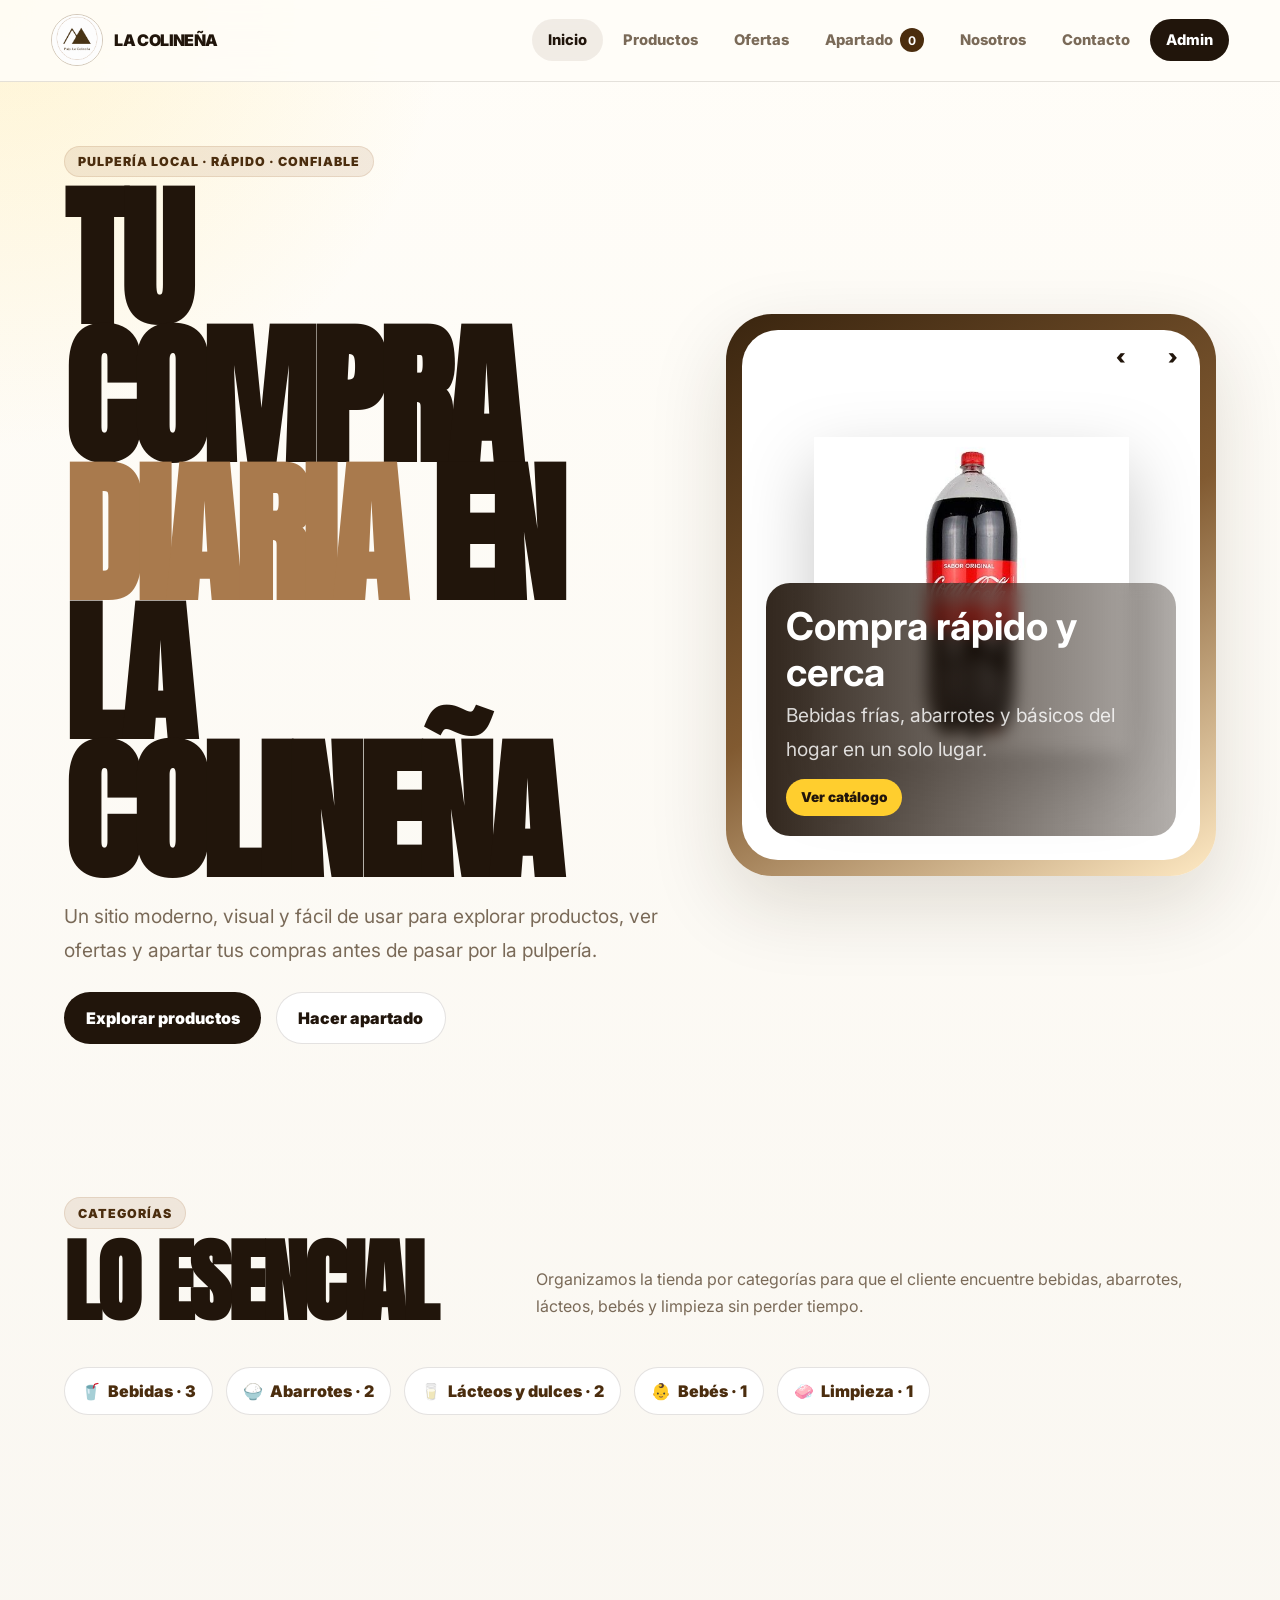
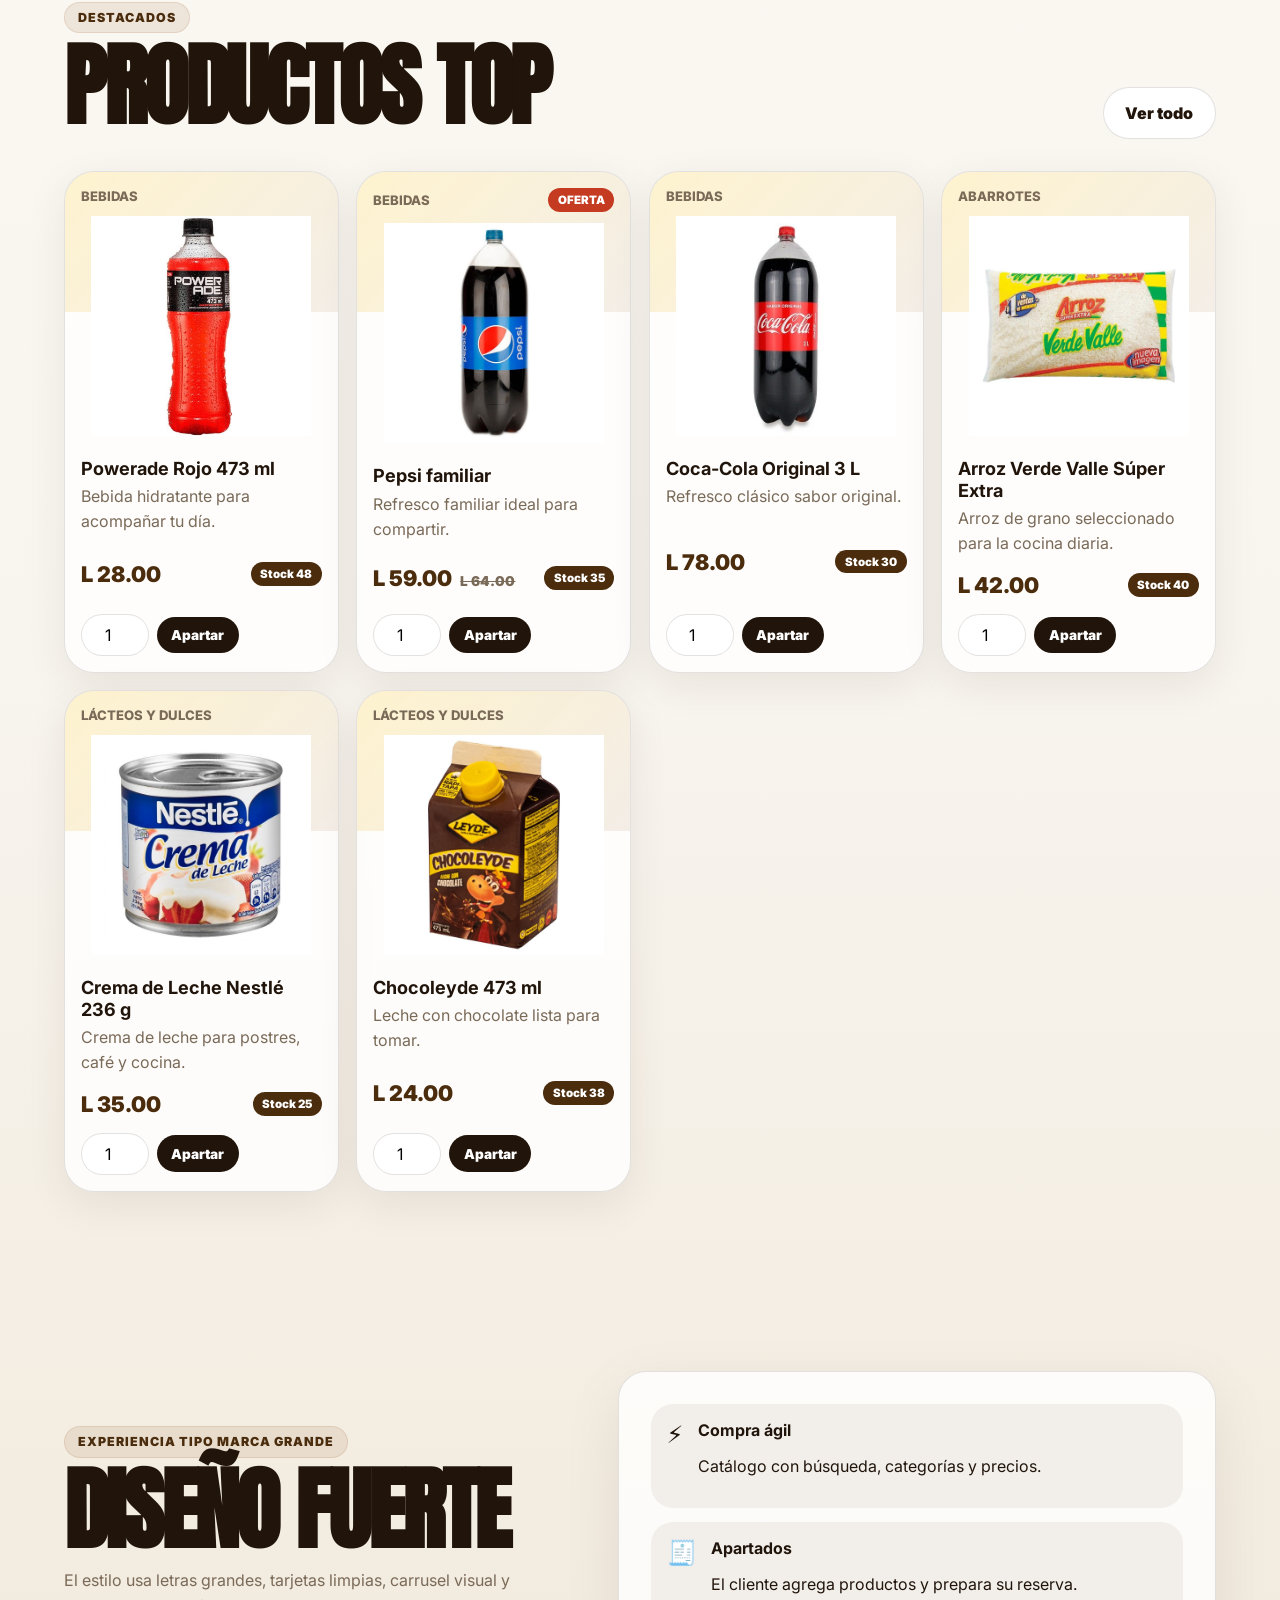
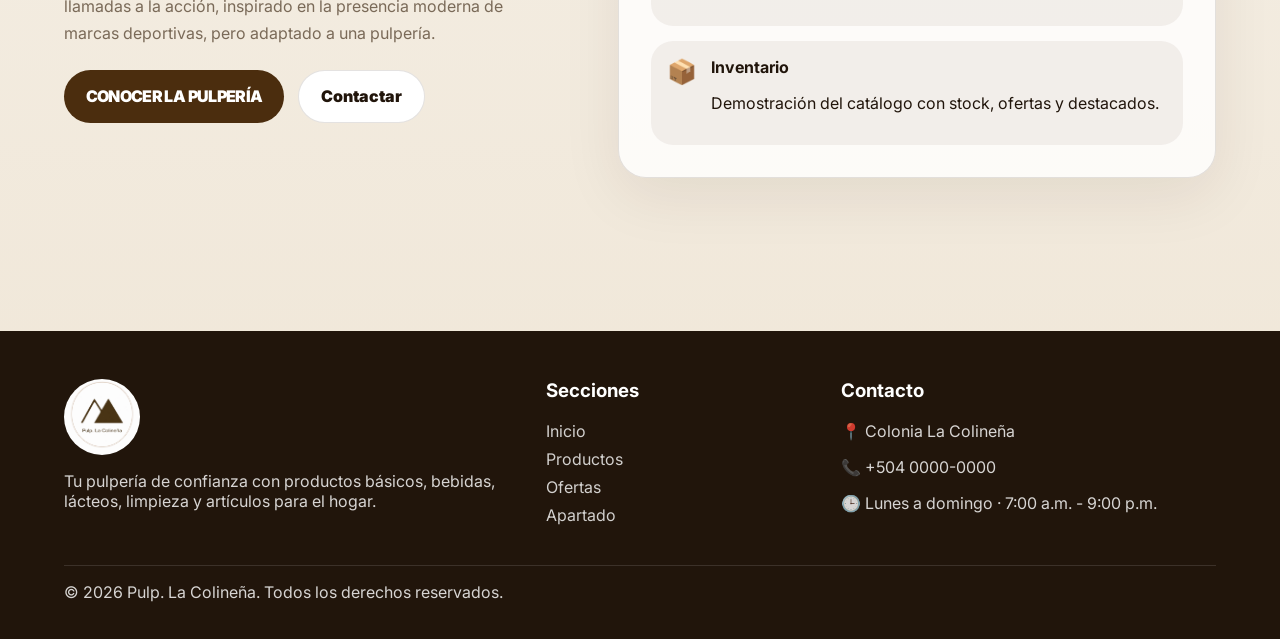
<file: index.html>
<!doctype html>
<html lang="es">
<head>
<meta charset="utf-8">
<meta name="viewport" content="width=device-width, initial-scale=1">
<title>Inicio | Pulp. La Colineña</title>
<meta name="description" content="Sitio web para la pulpería La Colineña: productos, ofertas, apartado y contacto.">
<link rel="preconnect" href="https://fonts.googleapis.com">
<link rel="preconnect" href="https://fonts.gstatic.com" crossorigin>
<link href="https://fonts.googleapis.com/css2?family=Anton&family=Inter:wght@400;600;700;800;900&display=swap" rel="stylesheet">
<link rel="stylesheet" href="assets/css/styles.css">
</head>
<body data-page="index">
<header class="site-header" id="top">
<a class="brand" href="index.html" aria-label="Inicio La Colineña"><img src="assets/img/logo.jpeg" alt="Logo Pulp. La Colineña"><span>La Colineña</span></a>
<button class="menu-toggle" type="button" aria-label="Abrir menú" data-menu-toggle><span></span><span></span><span></span></button>
<nav class="main-nav" data-menu>
<a class="active" href="index.html">Inicio</a>
<a class="" href="productos.html">Productos</a>
<a class="" href="ofertas.html">Ofertas</a>
<a class=" cart-link" href="apartado.html">Apartado <b data-cart-count>0</b></a>
<a class="" href="nosotros.html">Nosotros</a>
<a class="" href="contacto.html">Contacto</a>
<a class="admin-pill" href="admin.html">Admin</a>
</nav>
</header>
<main>
<section class="hero">
<div class="hero-copy"><span class="eyebrow">Pulpería local · rápido · confiable</span><h1>Tu compra <span>diaria</span> en La Colineña</h1><p>Un sitio moderno, visual y fácil de usar para explorar productos, ver ofertas y apartar tus compras antes de pasar por la pulpería.</p><div class="cta-row"><a class="btn" href="productos.html">Explorar productos</a><a class="btn light" href="apartado.html">Hacer apartado</a></div></div>
<div class="carousel-wrap" aria-label="Carrusel de productos"><div class="carousel-controls"><button type="button" data-prev aria-label="Anterior">‹</button><button type="button" data-next aria-label="Siguiente">›</button></div><div class="carousel">
<article class="slide active"><img src="assets/img/products/coca_cola.jpeg" alt="Coca-Cola"><div class="slide-content"><h2>Compra rápido y cerca</h2><p>Bebidas frías, abarrotes y básicos del hogar en un solo lugar.</p><a class="btn yellow small" href="productos.html">Ver catálogo</a></div></article>
<article class="slide"><img src="assets/img/products/azucar_zulka.jpeg" alt="Azúcar Zulka"><div class="slide-content"><h2>Ofertas de la semana</h2><p>Aprovecha precios especiales en productos seleccionados.</p><a class="btn yellow small" href="ofertas.html">Ver ofertas</a></div></article>
<article class="slide"><img src="assets/img/products/arroz_verde_valle.jpeg" alt="Arroz Verde Valle"><div class="slide-content"><h2>Haz tu apartado</h2><p>Reserva tus productos y pasa por ellos cuando estén listos.</p><a class="btn yellow small" href="apartado.html">Apartar ahora</a></div></article>
</div></div></section>
<section class="section"><div class="section-head"><div><span class="eyebrow">Categorías</span><h2 class="section-title">Lo esencial</h2></div><p class="section-subtitle">Organizamos la tienda por categorías para que el cliente encuentre bebidas, abarrotes, lácteos, bebés y limpieza sin perder tiempo.</p></div><div class="category-strip"><a class="category-chip" href="productos.html?categoria=bebidas"><span>🥤</span> Bebidas · 3</a><a class="category-chip" href="productos.html?categoria=abarrotes"><span>🍚</span> Abarrotes · 2</a><a class="category-chip" href="productos.html?categoria=lacteos-dulces"><span>🥛</span> Lácteos y dulces · 2</a><a class="category-chip" href="productos.html?categoria=bebes"><span>👶</span> Bebés · 1</a><a class="category-chip" href="productos.html?categoria=limpieza"><span>🧼</span> Limpieza · 1</a></div></section>
<section class="section"><div class="section-head"><div><span class="eyebrow">Destacados</span><h2 class="section-title">Productos top</h2></div><a class="btn light" href="productos.html">Ver todo</a></div><div class="grid" id="featured-grid"></div></section>
<section class="section split"><div><span class="eyebrow">Experiencia tipo marca grande</span><h2 class="section-title">Diseño fuerte</h2><p class="section-subtitle">El estilo usa letras grandes, tarjetas limpias, carrusel visual y llamadas a la acción, inspirado en la presencia moderna de marcas deportivas, pero adaptado a una pulpería.</p><div class="cta-row"><a class="btn brand" href="nosotros.html">Conocer la pulpería</a><a class="btn light" href="contacto.html">Contactar</a></div></div><div class="panel feature-list"><div class="feature"><span>⚡</span><div><strong>Compra ágil</strong><p>Catálogo con búsqueda, categorías y precios.</p></div></div><div class="feature"><span>🧾</span><div><strong>Apartados</strong><p>El cliente agrega productos y prepara su reserva.</p></div></div><div class="feature"><span>📦</span><div><strong>Inventario</strong><p>Demostración del catálogo con stock, ofertas y destacados.</p></div></div></div></section>
</main>
<footer class="footer">
<section class="footer-grid">
<div><img src="assets/img/logo.jpeg" alt="Logo La Colineña" class="footer-logo"><p>Tu pulpería de confianza con productos básicos, bebidas, lácteos, limpieza y artículos para el hogar.</p></div>
<div><h3>Secciones</h3><a href="index.html">Inicio</a><a href="productos.html">Productos</a><a href="ofertas.html">Ofertas</a><a href="apartado.html">Apartado</a></div>
<div><h3>Contacto</h3><p>📍 Colonia La Colineña</p><p>📞 +504 0000-0000</p><p>🕒 Lunes a domingo · 7:00 a.m. - 9:00 p.m.</p></div>
</section>
<p class="copyright">© 2026 Pulp. La Colineña. Todos los derechos reservados.</p>
</footer>
<script src="assets/js/data.js"></script>
<script src="assets/js/site.js"></script>
</body></html>
</file>
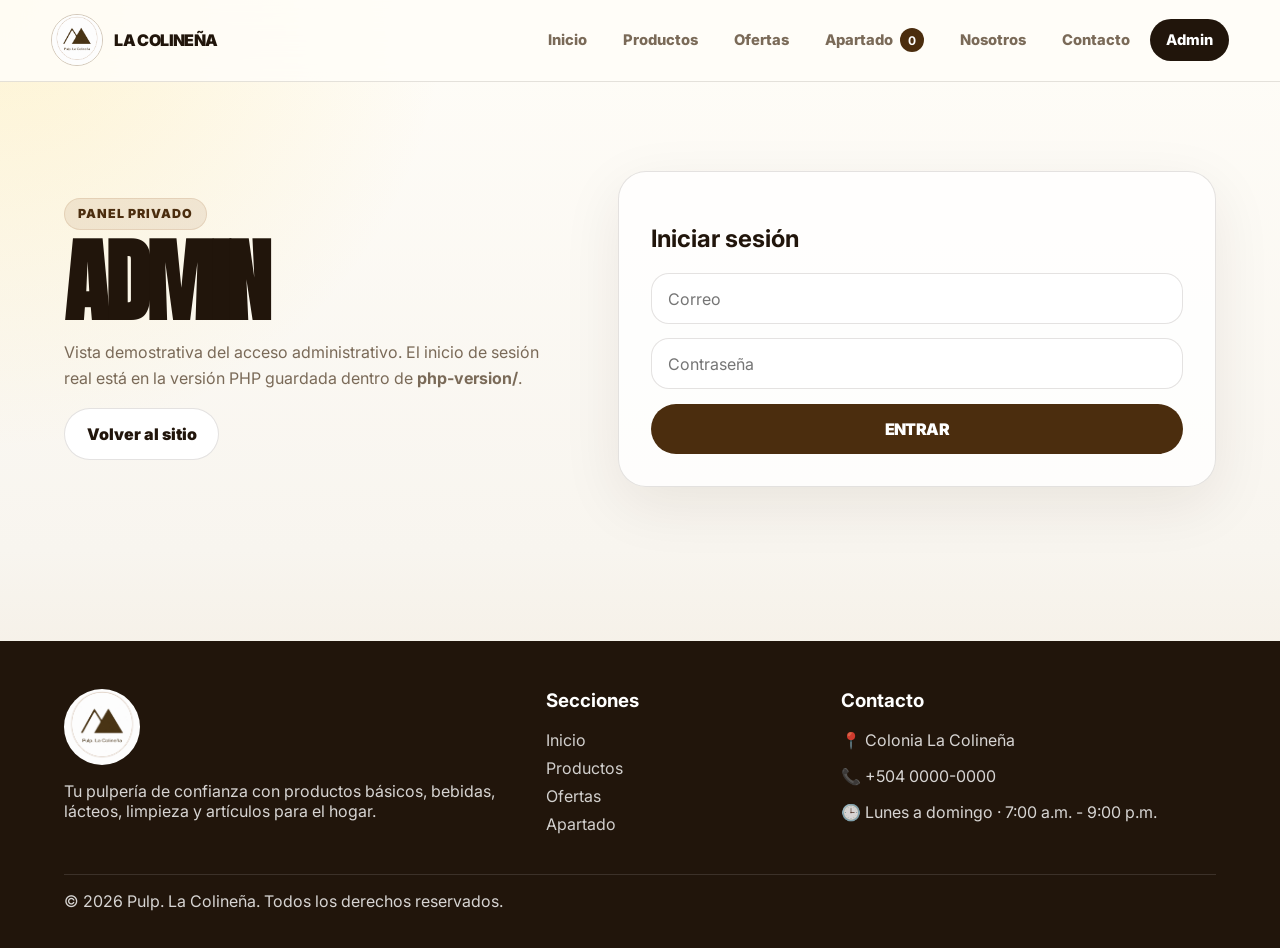
<file: admin.html>
<!doctype html>
<html lang="es">
<head>
<meta charset="utf-8">
<meta name="viewport" content="width=device-width, initial-scale=1">
<title>Admin | Pulp. La Colineña</title>
<meta name="description" content="Sitio web para la pulpería La Colineña: productos, ofertas, apartado y contacto.">
<link rel="preconnect" href="https://fonts.googleapis.com">
<link rel="preconnect" href="https://fonts.gstatic.com" crossorigin>
<link href="https://fonts.googleapis.com/css2?family=Anton&family=Inter:wght@400;600;700;800;900&display=swap" rel="stylesheet">
<link rel="stylesheet" href="assets/css/styles.css">
</head>
<body data-page="">
<header class="site-header" id="top">
<a class="brand" href="index.html" aria-label="Inicio La Colineña"><img src="assets/img/logo.jpeg" alt="Logo Pulp. La Colineña"><span>La Colineña</span></a>
<button class="menu-toggle" type="button" aria-label="Abrir menú" data-menu-toggle><span></span><span></span><span></span></button>
<nav class="main-nav" data-menu>
<a class="" href="index.html">Inicio</a>
<a class="" href="productos.html">Productos</a>
<a class="" href="ofertas.html">Ofertas</a>
<a class=" cart-link" href="apartado.html">Apartado <b data-cart-count>0</b></a>
<a class="" href="nosotros.html">Nosotros</a>
<a class="" href="contacto.html">Contacto</a>
<a class="admin-pill" href="admin.html">Admin</a>
</nav>
</header>
<main>
<section class="section split"><div><span class="eyebrow">Panel privado</span><h1 class="section-title">Admin</h1><p class="section-subtitle">Vista demostrativa del acceso administrativo. El inicio de sesión real está en la versión PHP guardada dentro de <strong>php-version/</strong>.</p><a class="btn light" href="index.html">Volver al sitio</a></div><div class="panel"><h2>Iniciar sesión</h2><div class="notice" id="admin-notice" hidden></div><form class="form-grid" id="admin-demo-form"><input class="input full" type="email" placeholder="Correo" required><input class="input full" type="password" placeholder="Contraseña" required><button class="btn brand full" type="submit">Entrar</button></form></div></section>
</main>
<footer class="footer">
<section class="footer-grid">
<div><img src="assets/img/logo.jpeg" alt="Logo La Colineña" class="footer-logo"><p>Tu pulpería de confianza con productos básicos, bebidas, lácteos, limpieza y artículos para el hogar.</p></div>
<div><h3>Secciones</h3><a href="index.html">Inicio</a><a href="productos.html">Productos</a><a href="ofertas.html">Ofertas</a><a href="apartado.html">Apartado</a></div>
<div><h3>Contacto</h3><p>📍 Colonia La Colineña</p><p>📞 +504 0000-0000</p><p>🕒 Lunes a domingo · 7:00 a.m. - 9:00 p.m.</p></div>
</section>
<p class="copyright">© 2026 Pulp. La Colineña. Todos los derechos reservados.</p>
</footer>
<script src="assets/js/data.js"></script>
<script src="assets/js/site.js"></script>
</body></html>
</file>
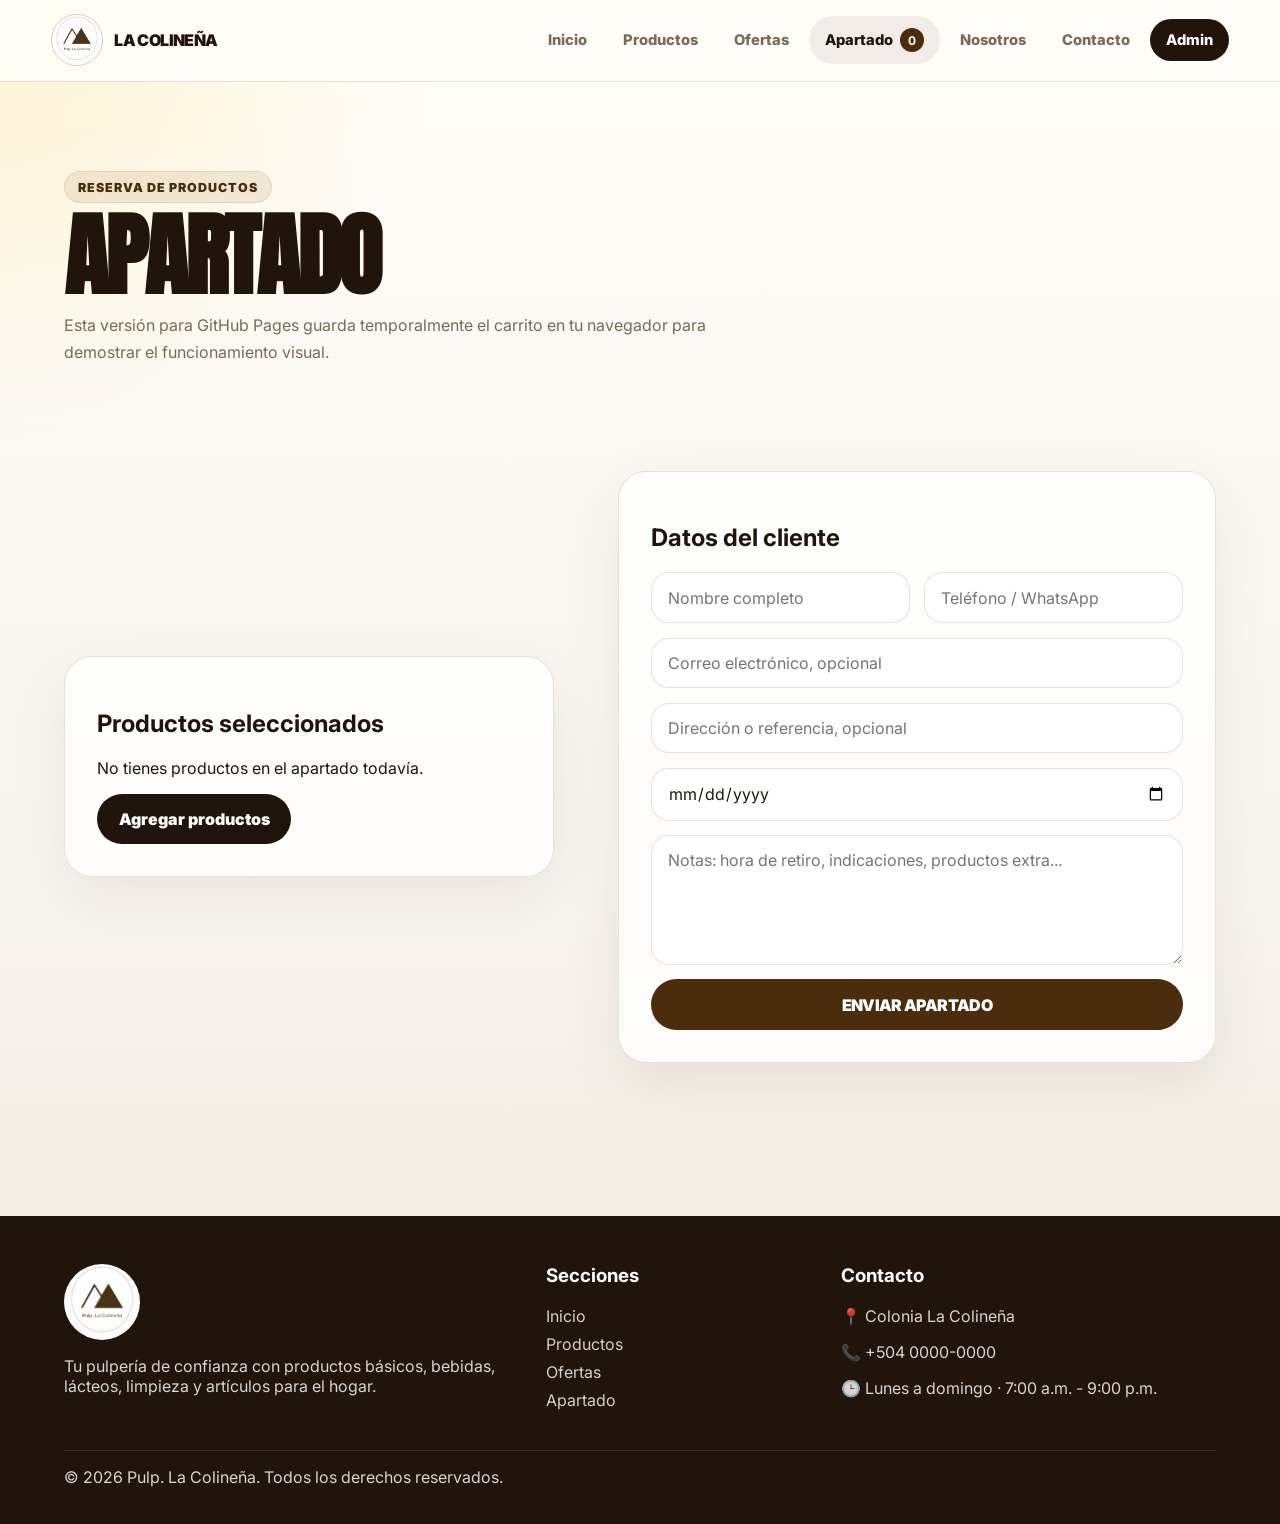
<file: apartado.html>
<!doctype html>
<html lang="es">
<head>
<meta charset="utf-8">
<meta name="viewport" content="width=device-width, initial-scale=1">
<title>Apartado | Pulp. La Colineña</title>
<meta name="description" content="Sitio web para la pulpería La Colineña: productos, ofertas, apartado y contacto.">
<link rel="preconnect" href="https://fonts.googleapis.com">
<link rel="preconnect" href="https://fonts.gstatic.com" crossorigin>
<link href="https://fonts.googleapis.com/css2?family=Anton&family=Inter:wght@400;600;700;800;900&display=swap" rel="stylesheet">
<link rel="stylesheet" href="assets/css/styles.css">
</head>
<body data-page="apartado">
<header class="site-header" id="top">
<a class="brand" href="index.html" aria-label="Inicio La Colineña"><img src="assets/img/logo.jpeg" alt="Logo Pulp. La Colineña"><span>La Colineña</span></a>
<button class="menu-toggle" type="button" aria-label="Abrir menú" data-menu-toggle><span></span><span></span><span></span></button>
<nav class="main-nav" data-menu>
<a class="" href="index.html">Inicio</a>
<a class="" href="productos.html">Productos</a>
<a class="" href="ofertas.html">Ofertas</a>
<a class="active cart-link" href="apartado.html">Apartado <b data-cart-count>0</b></a>
<a class="" href="nosotros.html">Nosotros</a>
<a class="" href="contacto.html">Contacto</a>
<a class="admin-pill" href="admin.html">Admin</a>
</nav>
</header>
<main>
<section class="section"><span class="eyebrow">Reserva de productos</span><h1 class="section-title">Apartado</h1><p class="section-subtitle">Esta versión para GitHub Pages guarda temporalmente el carrito en tu navegador para demostrar el funcionamiento visual.</p><div class="notice" id="cart-notice" hidden></div></section>
<section class="section split" style="padding-top:0"><div class="panel"><h2>Productos seleccionados</h2><div id="cart-empty"><p>No tienes productos en el apartado todavía.</p><a class="btn" href="productos.html">Agregar productos</a></div><div id="cart-content" hidden><div class="table-wrap"><table><thead><tr><th>Producto</th><th>Cant.</th><th>Subtotal</th><th></th></tr></thead><tbody id="cart-body"></tbody></table></div><div class="total-box"><span>Total estimado</span><strong id="cart-total">L 0.00</strong></div></div></div>
<div class="panel"><h2>Datos del cliente</h2><form class="form-grid" id="checkout-form"><input class="input" name="nombre" placeholder="Nombre completo" required><input class="input" name="telefono" placeholder="Teléfono / WhatsApp" required><input class="input full" type="email" name="email" placeholder="Correo electrónico, opcional"><input class="input full" name="direccion" placeholder="Dirección o referencia, opcional"><input class="input full" type="date" name="fecha_retiro"><textarea class="textarea full" name="notas" placeholder="Notas: hora de retiro, indicaciones, productos extra..."></textarea><button class="btn brand full" type="submit">Enviar apartado</button></form></div></section>
</main>
<footer class="footer">
<section class="footer-grid">
<div><img src="assets/img/logo.jpeg" alt="Logo La Colineña" class="footer-logo"><p>Tu pulpería de confianza con productos básicos, bebidas, lácteos, limpieza y artículos para el hogar.</p></div>
<div><h3>Secciones</h3><a href="index.html">Inicio</a><a href="productos.html">Productos</a><a href="ofertas.html">Ofertas</a><a href="apartado.html">Apartado</a></div>
<div><h3>Contacto</h3><p>📍 Colonia La Colineña</p><p>📞 +504 0000-0000</p><p>🕒 Lunes a domingo · 7:00 a.m. - 9:00 p.m.</p></div>
</section>
<p class="copyright">© 2026 Pulp. La Colineña. Todos los derechos reservados.</p>
</footer>
<script src="assets/js/data.js"></script>
<script src="assets/js/site.js"></script>
</body></html>
</file>
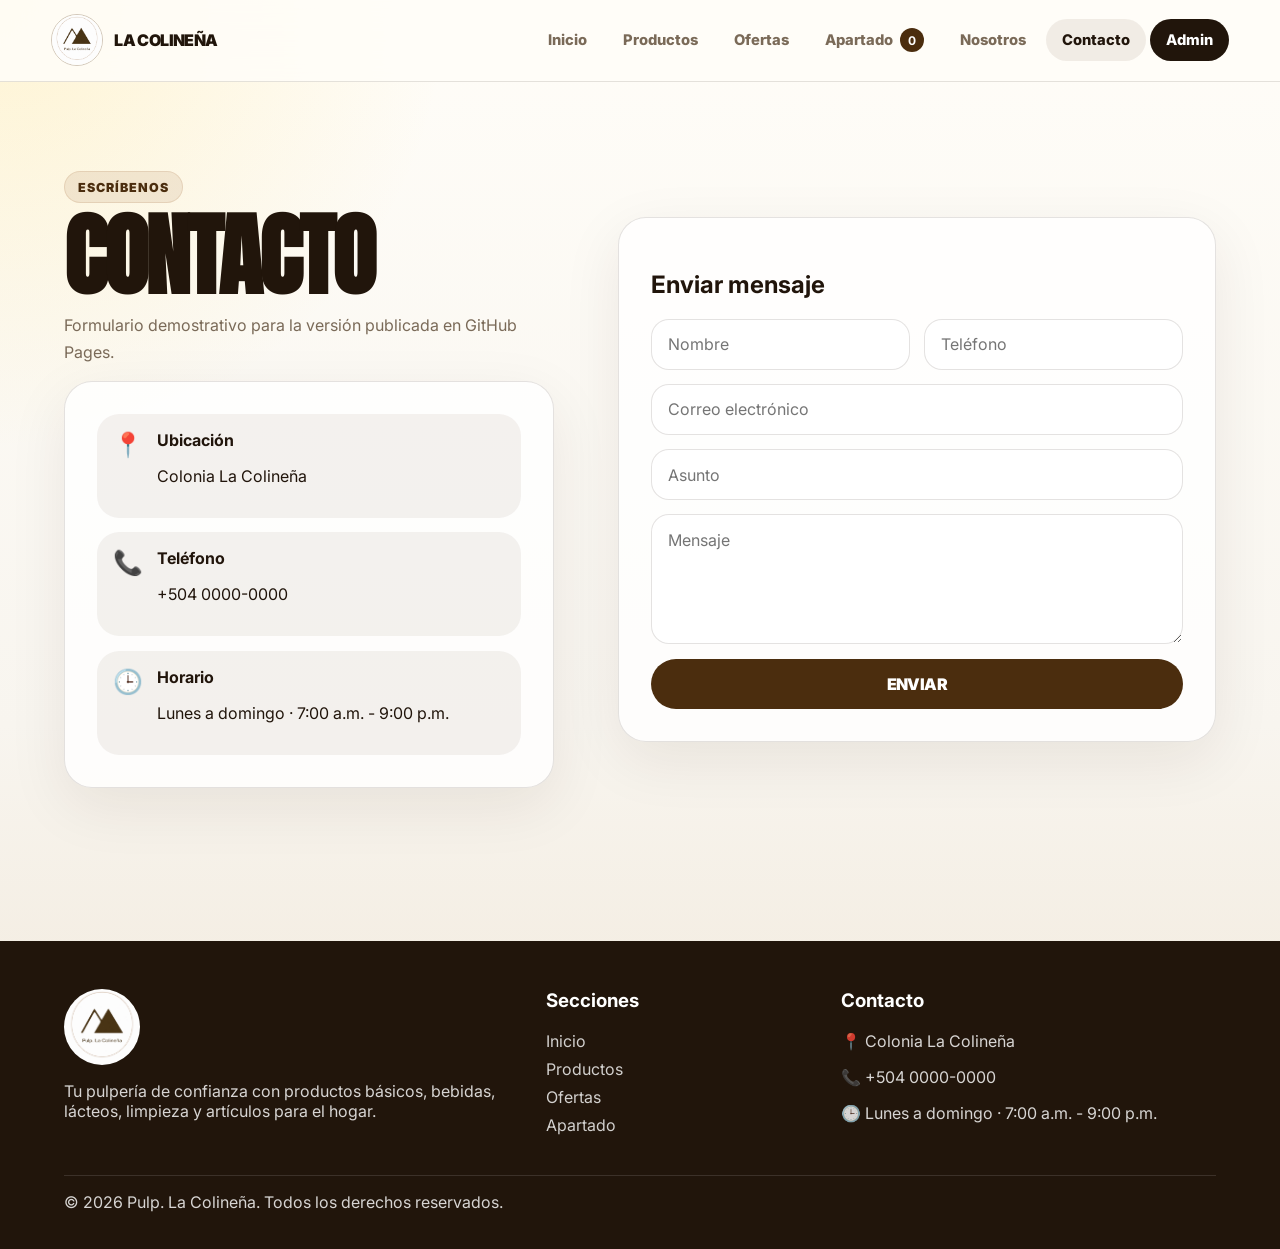
<file: contacto.html>
<!doctype html>
<html lang="es">
<head>
<meta charset="utf-8">
<meta name="viewport" content="width=device-width, initial-scale=1">
<title>Contacto | Pulp. La Colineña</title>
<meta name="description" content="Sitio web para la pulpería La Colineña: productos, ofertas, apartado y contacto.">
<link rel="preconnect" href="https://fonts.googleapis.com">
<link rel="preconnect" href="https://fonts.gstatic.com" crossorigin>
<link href="https://fonts.googleapis.com/css2?family=Anton&family=Inter:wght@400;600;700;800;900&display=swap" rel="stylesheet">
<link rel="stylesheet" href="assets/css/styles.css">
</head>
<body data-page="contacto">
<header class="site-header" id="top">
<a class="brand" href="index.html" aria-label="Inicio La Colineña"><img src="assets/img/logo.jpeg" alt="Logo Pulp. La Colineña"><span>La Colineña</span></a>
<button class="menu-toggle" type="button" aria-label="Abrir menú" data-menu-toggle><span></span><span></span><span></span></button>
<nav class="main-nav" data-menu>
<a class="" href="index.html">Inicio</a>
<a class="" href="productos.html">Productos</a>
<a class="" href="ofertas.html">Ofertas</a>
<a class=" cart-link" href="apartado.html">Apartado <b data-cart-count>0</b></a>
<a class="" href="nosotros.html">Nosotros</a>
<a class="active" href="contacto.html">Contacto</a>
<a class="admin-pill" href="admin.html">Admin</a>
</nav>
</header>
<main>
<section class="section split"><div><span class="eyebrow">Escríbenos</span><h1 class="section-title">Contacto</h1><p class="section-subtitle">Formulario demostrativo para la versión publicada en GitHub Pages.</p><div class="panel feature-list"><div class="feature"><span>📍</span><div><strong>Ubicación</strong><p>Colonia La Colineña</p></div></div><div class="feature"><span>📞</span><div><strong>Teléfono</strong><p>+504 0000-0000</p></div></div><div class="feature"><span>🕒</span><div><strong>Horario</strong><p>Lunes a domingo · 7:00 a.m. - 9:00 p.m.</p></div></div></div></div><div class="panel"><h2>Enviar mensaje</h2><div class="notice" id="contact-notice" hidden></div><form class="form-grid" id="contact-form"><input class="input" name="nombre" placeholder="Nombre" required><input class="input" name="telefono" placeholder="Teléfono"><input class="input full" type="email" name="email" placeholder="Correo electrónico"><input class="input full" name="asunto" placeholder="Asunto" required><textarea class="textarea full" name="mensaje" placeholder="Mensaje" required></textarea><button class="btn brand full" type="submit">Enviar</button></form></div></section>
</main>
<footer class="footer">
<section class="footer-grid">
<div><img src="assets/img/logo.jpeg" alt="Logo La Colineña" class="footer-logo"><p>Tu pulpería de confianza con productos básicos, bebidas, lácteos, limpieza y artículos para el hogar.</p></div>
<div><h3>Secciones</h3><a href="index.html">Inicio</a><a href="productos.html">Productos</a><a href="ofertas.html">Ofertas</a><a href="apartado.html">Apartado</a></div>
<div><h3>Contacto</h3><p>📍 Colonia La Colineña</p><p>📞 +504 0000-0000</p><p>🕒 Lunes a domingo · 7:00 a.m. - 9:00 p.m.</p></div>
</section>
<p class="copyright">© 2026 Pulp. La Colineña. Todos los derechos reservados.</p>
</footer>
<script src="assets/js/data.js"></script>
<script src="assets/js/site.js"></script>
</body></html>
</file>
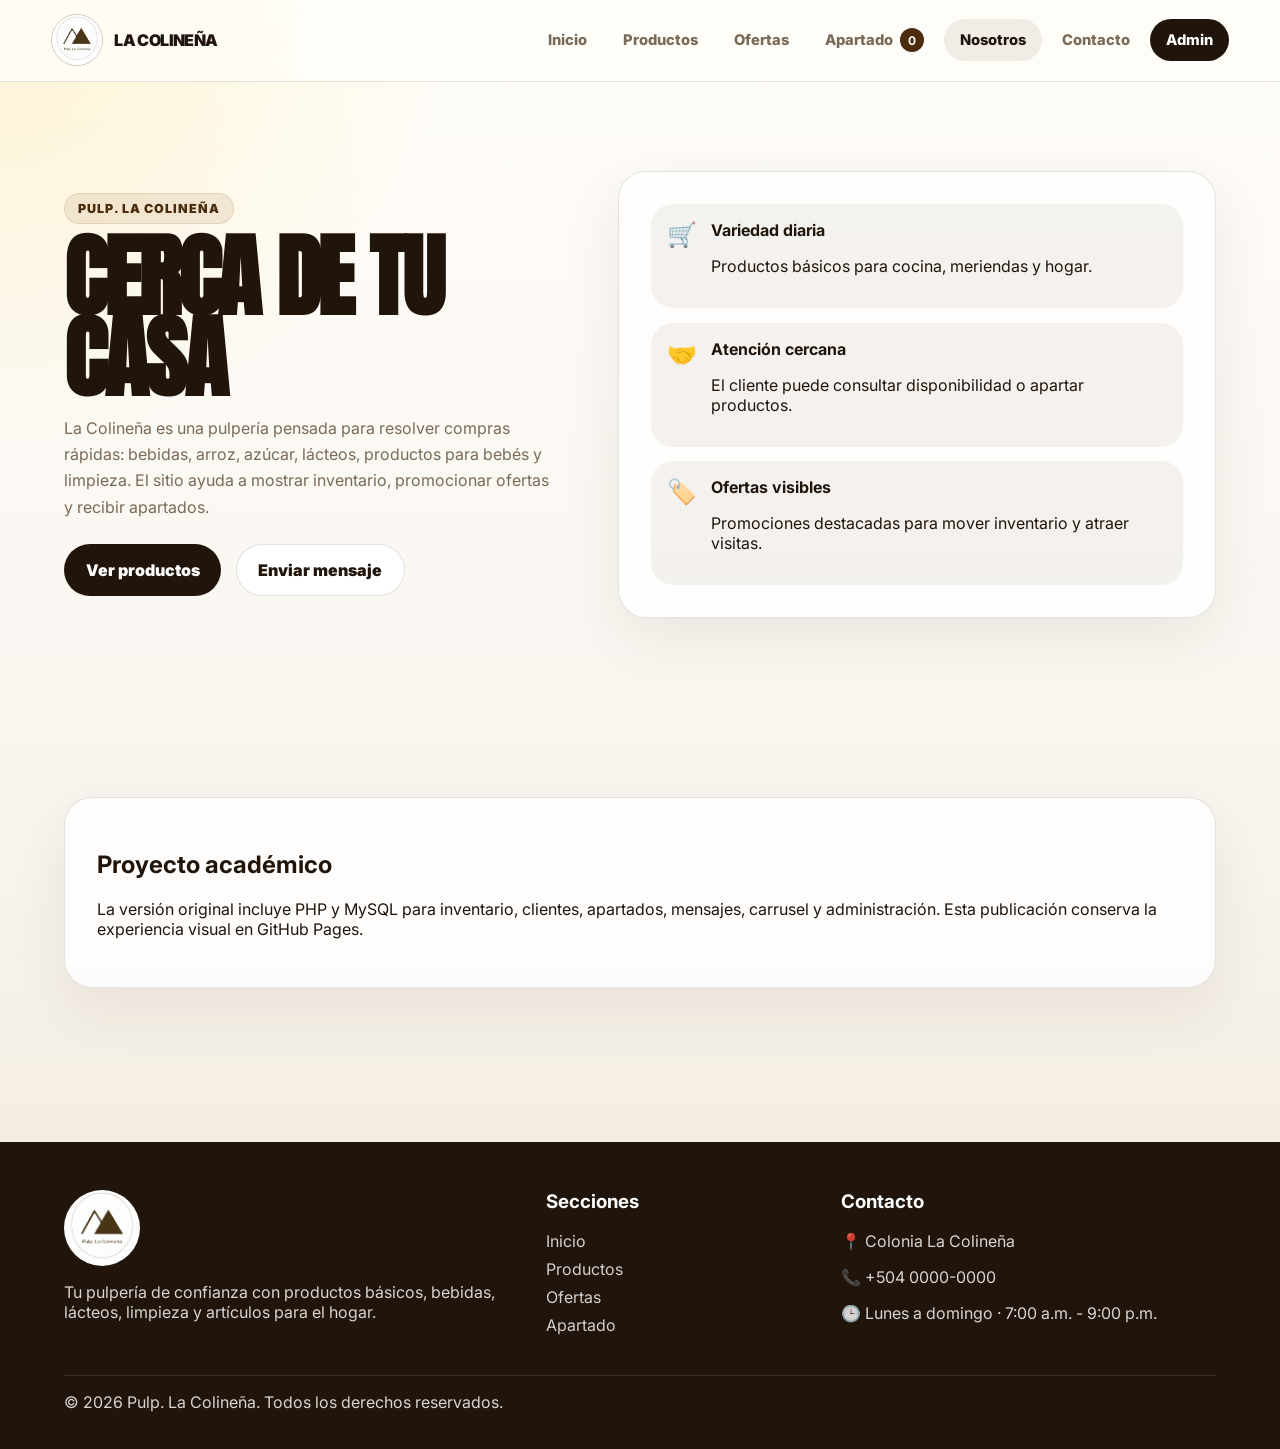
<file: nosotros.html>
<!doctype html>
<html lang="es">
<head>
<meta charset="utf-8">
<meta name="viewport" content="width=device-width, initial-scale=1">
<title>Nosotros | Pulp. La Colineña</title>
<meta name="description" content="Sitio web para la pulpería La Colineña: productos, ofertas, apartado y contacto.">
<link rel="preconnect" href="https://fonts.googleapis.com">
<link rel="preconnect" href="https://fonts.gstatic.com" crossorigin>
<link href="https://fonts.googleapis.com/css2?family=Anton&family=Inter:wght@400;600;700;800;900&display=swap" rel="stylesheet">
<link rel="stylesheet" href="assets/css/styles.css">
</head>
<body data-page="nosotros">
<header class="site-header" id="top">
<a class="brand" href="index.html" aria-label="Inicio La Colineña"><img src="assets/img/logo.jpeg" alt="Logo Pulp. La Colineña"><span>La Colineña</span></a>
<button class="menu-toggle" type="button" aria-label="Abrir menú" data-menu-toggle><span></span><span></span><span></span></button>
<nav class="main-nav" data-menu>
<a class="" href="index.html">Inicio</a>
<a class="" href="productos.html">Productos</a>
<a class="" href="ofertas.html">Ofertas</a>
<a class=" cart-link" href="apartado.html">Apartado <b data-cart-count>0</b></a>
<a class="active" href="nosotros.html">Nosotros</a>
<a class="" href="contacto.html">Contacto</a>
<a class="admin-pill" href="admin.html">Admin</a>
</nav>
</header>
<main>
<section class="section split"><div><span class="eyebrow">Pulp. La Colineña</span><h1 class="section-title">Cerca de tu casa</h1><p class="section-subtitle">La Colineña es una pulpería pensada para resolver compras rápidas: bebidas, arroz, azúcar, lácteos, productos para bebés y limpieza. El sitio ayuda a mostrar inventario, promocionar ofertas y recibir apartados.</p><div class="cta-row"><a class="btn" href="productos.html">Ver productos</a><a class="btn light" href="contacto.html">Enviar mensaje</a></div></div><div class="panel feature-list"><div class="feature"><span>🛒</span><div><strong>Variedad diaria</strong><p>Productos básicos para cocina, meriendas y hogar.</p></div></div><div class="feature"><span>🤝</span><div><strong>Atención cercana</strong><p>El cliente puede consultar disponibilidad o apartar productos.</p></div></div><div class="feature"><span>🏷️</span><div><strong>Ofertas visibles</strong><p>Promociones destacadas para mover inventario y atraer visitas.</p></div></div></div></section><section class="section"><div class="panel"><h2>Proyecto académico</h2><p>La versión original incluye PHP y MySQL para inventario, clientes, apartados, mensajes, carrusel y administración. Esta publicación conserva la experiencia visual en GitHub Pages.</p></div></section>
</main>
<footer class="footer">
<section class="footer-grid">
<div><img src="assets/img/logo.jpeg" alt="Logo La Colineña" class="footer-logo"><p>Tu pulpería de confianza con productos básicos, bebidas, lácteos, limpieza y artículos para el hogar.</p></div>
<div><h3>Secciones</h3><a href="index.html">Inicio</a><a href="productos.html">Productos</a><a href="ofertas.html">Ofertas</a><a href="apartado.html">Apartado</a></div>
<div><h3>Contacto</h3><p>📍 Colonia La Colineña</p><p>📞 +504 0000-0000</p><p>🕒 Lunes a domingo · 7:00 a.m. - 9:00 p.m.</p></div>
</section>
<p class="copyright">© 2026 Pulp. La Colineña. Todos los derechos reservados.</p>
</footer>
<script src="assets/js/data.js"></script>
<script src="assets/js/site.js"></script>
</body></html>
</file>
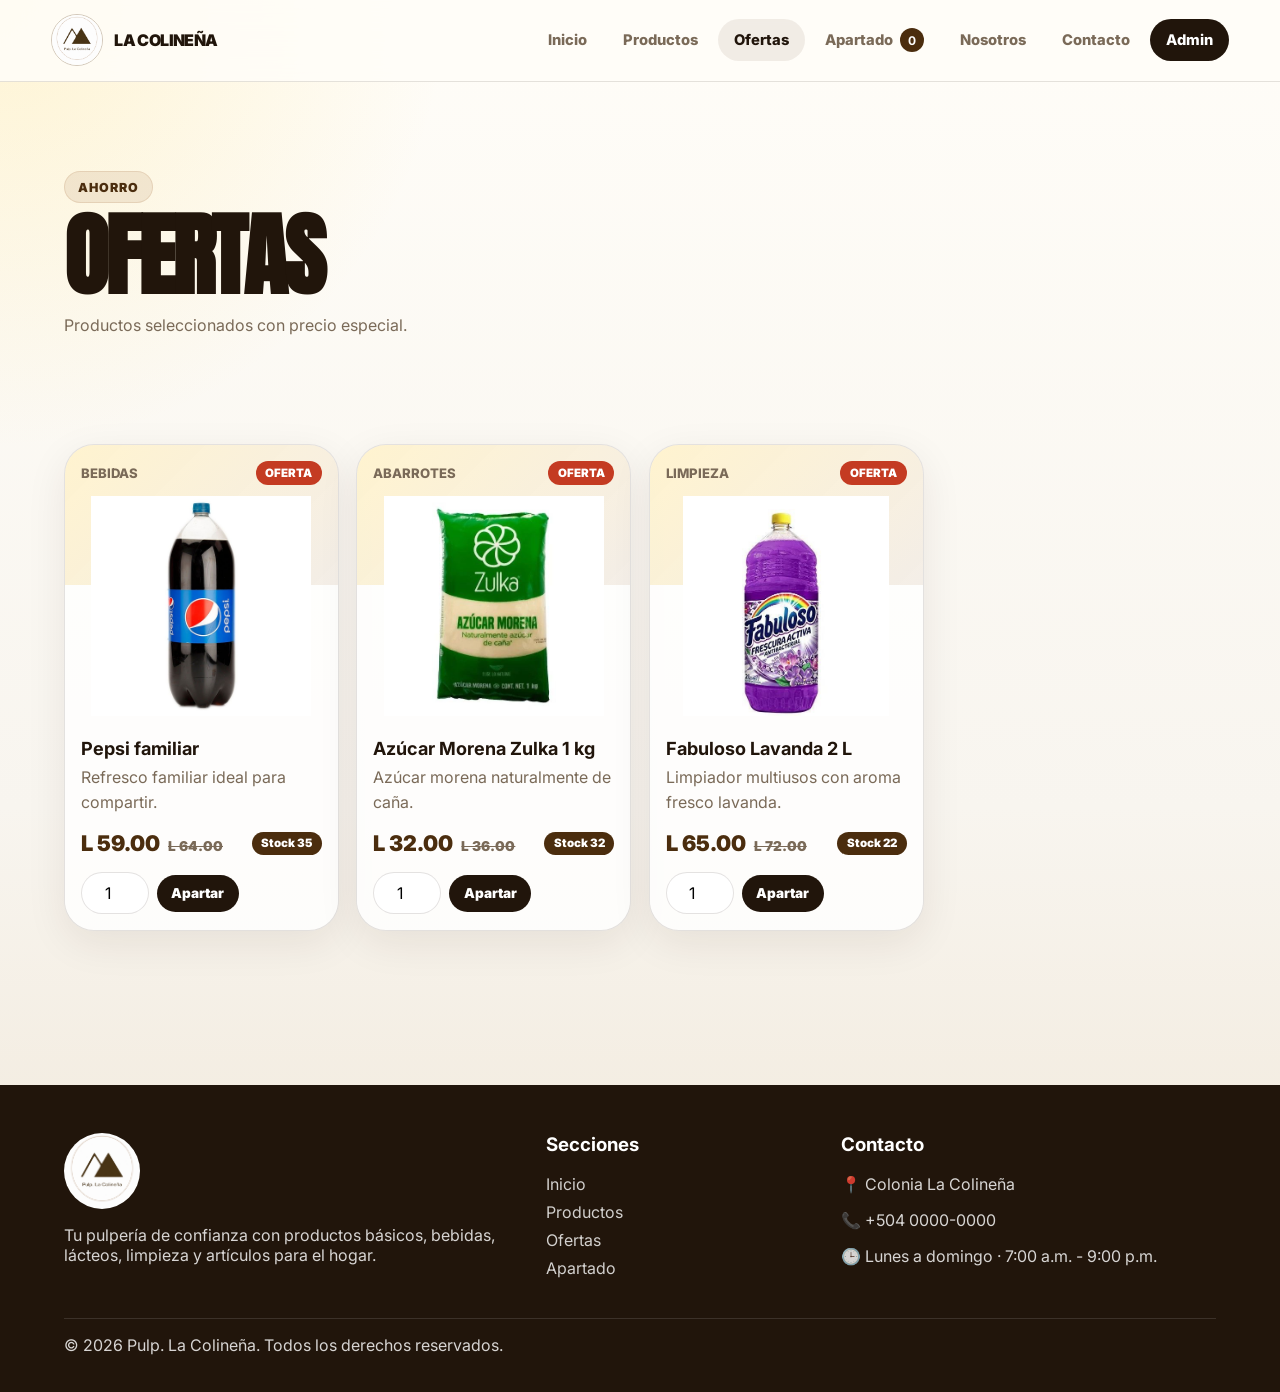
<file: ofertas.html>
<!doctype html>
<html lang="es">
<head>
<meta charset="utf-8">
<meta name="viewport" content="width=device-width, initial-scale=1">
<title>Ofertas | Pulp. La Colineña</title>
<meta name="description" content="Sitio web para la pulpería La Colineña: productos, ofertas, apartado y contacto.">
<link rel="preconnect" href="https://fonts.googleapis.com">
<link rel="preconnect" href="https://fonts.gstatic.com" crossorigin>
<link href="https://fonts.googleapis.com/css2?family=Anton&family=Inter:wght@400;600;700;800;900&display=swap" rel="stylesheet">
<link rel="stylesheet" href="assets/css/styles.css">
</head>
<body data-page="ofertas">
<header class="site-header" id="top">
<a class="brand" href="index.html" aria-label="Inicio La Colineña"><img src="assets/img/logo.jpeg" alt="Logo Pulp. La Colineña"><span>La Colineña</span></a>
<button class="menu-toggle" type="button" aria-label="Abrir menú" data-menu-toggle><span></span><span></span><span></span></button>
<nav class="main-nav" data-menu>
<a class="" href="index.html">Inicio</a>
<a class="" href="productos.html">Productos</a>
<a class="active" href="ofertas.html">Ofertas</a>
<a class=" cart-link" href="apartado.html">Apartado <b data-cart-count>0</b></a>
<a class="" href="nosotros.html">Nosotros</a>
<a class="" href="contacto.html">Contacto</a>
<a class="admin-pill" href="admin.html">Admin</a>
</nav>
</header>
<main>
<section class="section"><span class="eyebrow">Ahorro</span><h1 class="section-title">Ofertas</h1><p class="section-subtitle">Productos seleccionados con precio especial.</p></section><section class="section" style="padding-top:0"><div class="grid" id="offers-grid"></div></section>
</main>
<footer class="footer">
<section class="footer-grid">
<div><img src="assets/img/logo.jpeg" alt="Logo La Colineña" class="footer-logo"><p>Tu pulpería de confianza con productos básicos, bebidas, lácteos, limpieza y artículos para el hogar.</p></div>
<div><h3>Secciones</h3><a href="index.html">Inicio</a><a href="productos.html">Productos</a><a href="ofertas.html">Ofertas</a><a href="apartado.html">Apartado</a></div>
<div><h3>Contacto</h3><p>📍 Colonia La Colineña</p><p>📞 +504 0000-0000</p><p>🕒 Lunes a domingo · 7:00 a.m. - 9:00 p.m.</p></div>
</section>
<p class="copyright">© 2026 Pulp. La Colineña. Todos los derechos reservados.</p>
</footer>
<script src="assets/js/data.js"></script>
<script src="assets/js/site.js"></script>
</body></html>
</file>
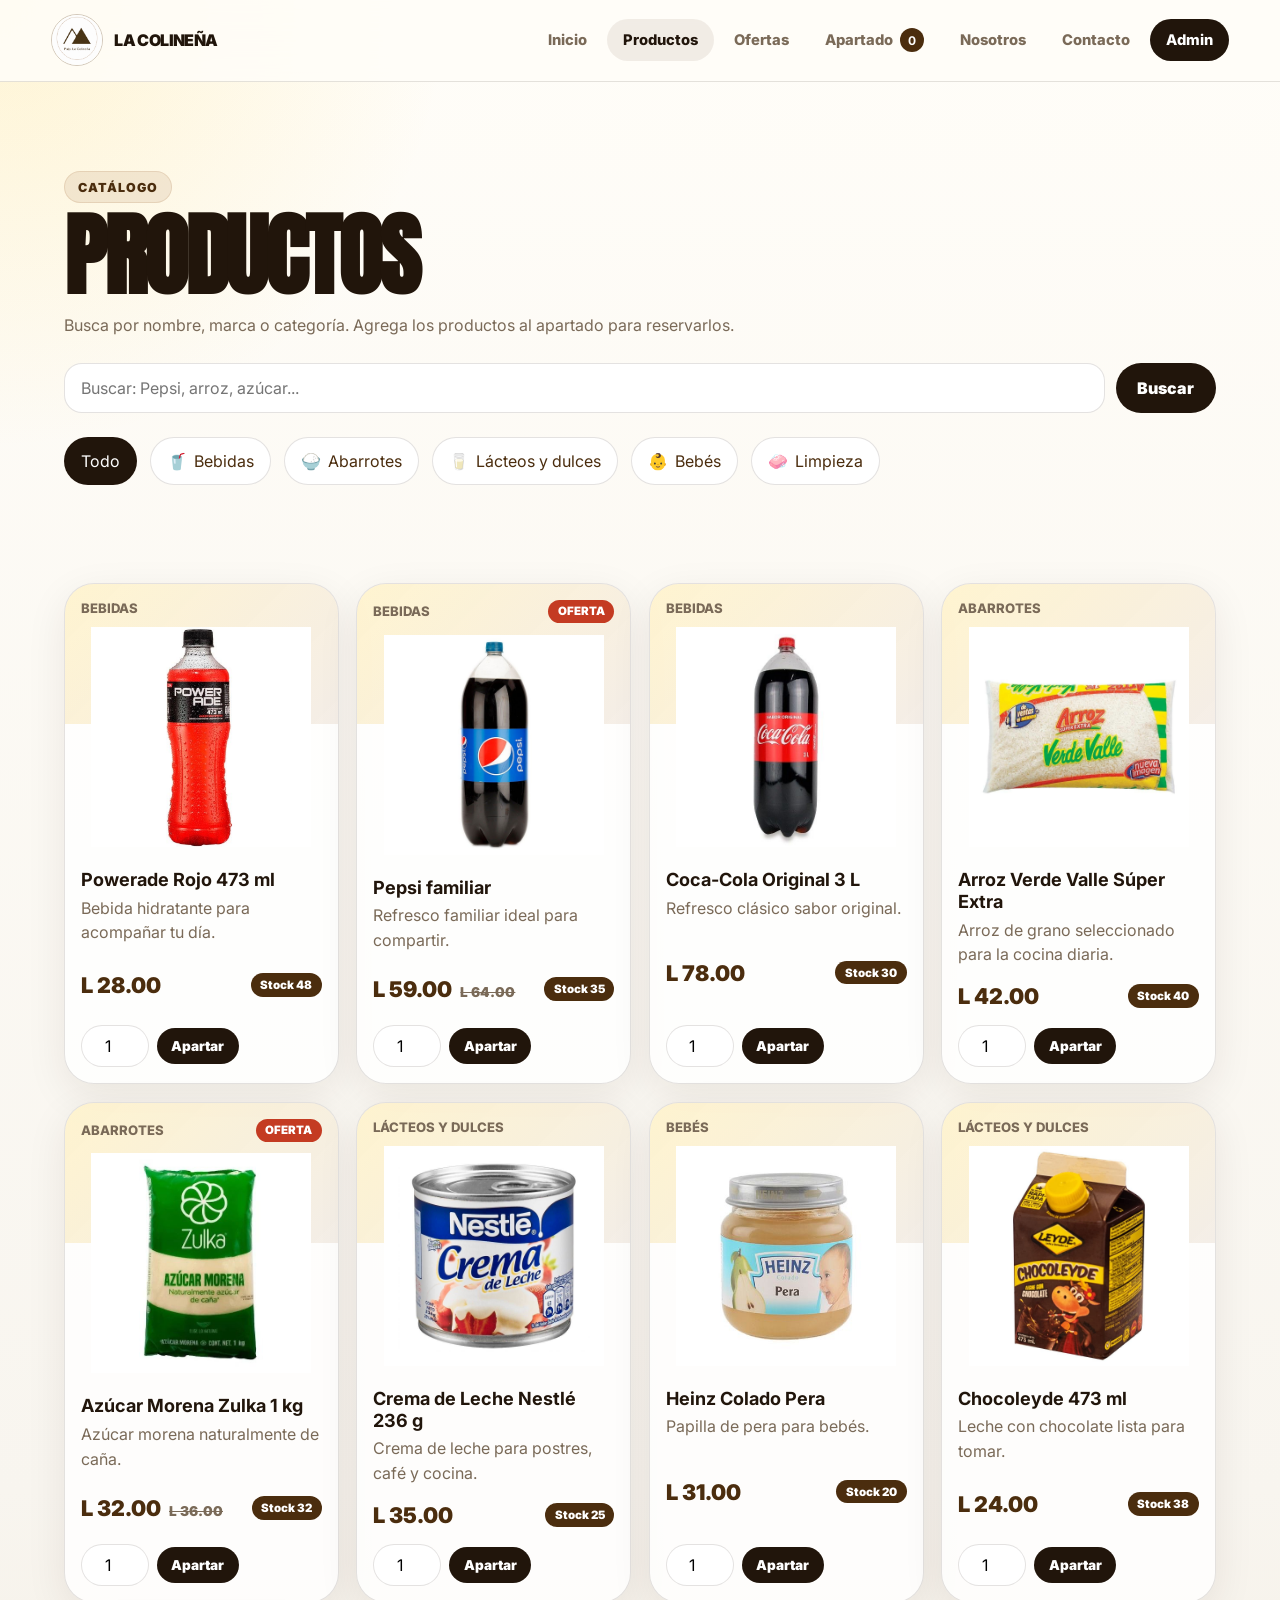
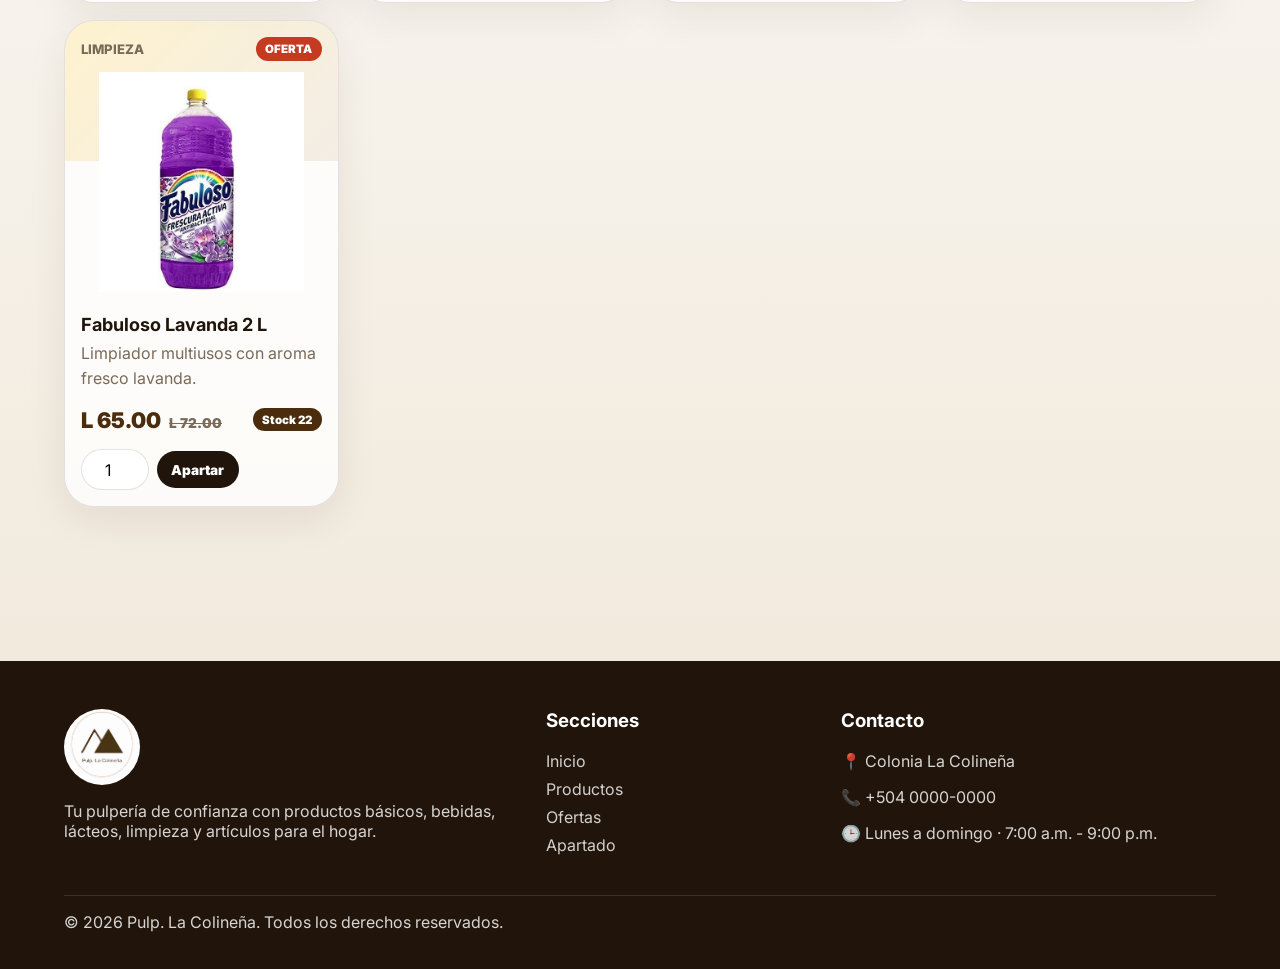
<file: productos.html>
<!doctype html>
<html lang="es">
<head>
<meta charset="utf-8">
<meta name="viewport" content="width=device-width, initial-scale=1">
<title>Productos | Pulp. La Colineña</title>
<meta name="description" content="Sitio web para la pulpería La Colineña: productos, ofertas, apartado y contacto.">
<link rel="preconnect" href="https://fonts.googleapis.com">
<link rel="preconnect" href="https://fonts.gstatic.com" crossorigin>
<link href="https://fonts.googleapis.com/css2?family=Anton&family=Inter:wght@400;600;700;800;900&display=swap" rel="stylesheet">
<link rel="stylesheet" href="assets/css/styles.css">
</head>
<body data-page="productos">
<header class="site-header" id="top">
<a class="brand" href="index.html" aria-label="Inicio La Colineña"><img src="assets/img/logo.jpeg" alt="Logo Pulp. La Colineña"><span>La Colineña</span></a>
<button class="menu-toggle" type="button" aria-label="Abrir menú" data-menu-toggle><span></span><span></span><span></span></button>
<nav class="main-nav" data-menu>
<a class="" href="index.html">Inicio</a>
<a class="active" href="productos.html">Productos</a>
<a class="" href="ofertas.html">Ofertas</a>
<a class=" cart-link" href="apartado.html">Apartado <b data-cart-count>0</b></a>
<a class="" href="nosotros.html">Nosotros</a>
<a class="" href="contacto.html">Contacto</a>
<a class="admin-pill" href="admin.html">Admin</a>
</nav>
</header>
<main>
<section class="section"><span class="eyebrow">Catálogo</span><h1 class="section-title">Productos</h1><p class="section-subtitle">Busca por nombre, marca o categoría. Agrega los productos al apartado para reservarlos.</p>
<form class="searchbar" id="search-form"><input class="input" type="search" id="product-search" placeholder="Buscar: Pepsi, arroz, azúcar..."><button class="btn" type="submit">Buscar</button></form>
<div class="category-strip" id="category-filters"><button class="category-chip active" type="button" data-category="">Todo</button><button class="category-chip" type="button" data-category="bebidas"><span>🥤</span> Bebidas</button><button class="category-chip" type="button" data-category="abarrotes"><span>🍚</span> Abarrotes</button><button class="category-chip" type="button" data-category="lacteos-dulces"><span>🥛</span> Lácteos y dulces</button><button class="category-chip" type="button" data-category="bebes"><span>👶</span> Bebés</button><button class="category-chip" type="button" data-category="limpieza"><span>🧼</span> Limpieza</button></div></section>
<section class="section" style="padding-top:0"><div class="grid" id="products-grid"></div><div class="panel" id="products-empty" hidden>No se encontraron productos con esos filtros.</div></section>
</main>
<footer class="footer">
<section class="footer-grid">
<div><img src="assets/img/logo.jpeg" alt="Logo La Colineña" class="footer-logo"><p>Tu pulpería de confianza con productos básicos, bebidas, lácteos, limpieza y artículos para el hogar.</p></div>
<div><h3>Secciones</h3><a href="index.html">Inicio</a><a href="productos.html">Productos</a><a href="ofertas.html">Ofertas</a><a href="apartado.html">Apartado</a></div>
<div><h3>Contacto</h3><p>📍 Colonia La Colineña</p><p>📞 +504 0000-0000</p><p>🕒 Lunes a domingo · 7:00 a.m. - 9:00 p.m.</p></div>
</section>
<p class="copyright">© 2026 Pulp. La Colineña. Todos los derechos reservados.</p>
</footer>
<script src="assets/js/data.js"></script>
<script src="assets/js/site.js"></script>
</body></html>
</file>
<file: assets/css/styles.css>
:root {
    --bg: #f8f5ef;
    --surface: #ffffff;
    --ink: #21150b;
    --muted: #7a6a58;
    --brand: #4b2d0e;
    --brand-2: #a97a4d;
    --accent: #ffce2e;
    --danger: #c43b22;
    --success: #167a3b;
    --line: rgba(33, 21, 11, .12);
    --shadow: 0 28px 80px rgba(45, 28, 10, .14);
    --radius: 28px;
}

* { box-sizing: border-box; }
html { scroll-behavior: smooth; }
body {
    margin: 0;
    color: var(--ink);
    background:
        radial-gradient(circle at top left, rgba(255,206,46,.18), transparent 28rem),
        linear-gradient(180deg, #fffdf8 0%, var(--bg) 58%, #efe5d5 100%);
    font-family: 'Inter', system-ui, -apple-system, BlinkMacSystemFont, 'Segoe UI', sans-serif;
}
body.no-scroll { overflow: hidden; }
img { max-width: 100%; display: block; }
a { color: inherit; text-decoration: none; }
button, input, textarea, select { font: inherit; }

.site-header {
    position: sticky;
    top: 0;
    z-index: 100;
    display: flex;
    align-items: center;
    justify-content: space-between;
    gap: 1rem;
    padding: .9rem clamp(1rem, 4vw, 4rem);
    background: rgba(255, 253, 248, .86);
    border-bottom: 1px solid var(--line);
    backdrop-filter: blur(18px);
}
.brand {
    display: flex;
    align-items: center;
    gap: .7rem;
    font-weight: 900;
    letter-spacing: -.04em;
    text-transform: uppercase;
}
.brand img {
    width: 52px;
    height: 52px;
    object-fit: cover;
    border-radius: 50%;
    border: 1px solid rgba(75, 45, 14, .25);
}
.main-nav {
    display: flex;
    align-items: center;
    gap: .25rem;
}
.main-nav a {
    padding: .75rem 1rem;
    border-radius: 999px;
    font-size: .92rem;
    font-weight: 800;
    color: var(--muted);
    transition: .2s ease;
}
.main-nav a:hover,
.main-nav a.active {
    color: var(--ink);
    background: rgba(75,45,14,.08);
}
.main-nav .cart-link b {
    display: inline-grid;
    place-items: center;
    min-width: 1.5rem;
    height: 1.5rem;
    margin-left: .25rem;
    color: #fff;
    background: var(--brand);
    border-radius: 999px;
    font-size: .75rem;
}
.admin-pill {
    color: #fff !important;
    background: var(--ink) !important;
}
.menu-toggle {
    display: none;
    flex-direction: column;
    gap: .28rem;
    border: 0;
    background: transparent;
    cursor: pointer;
}
.menu-toggle span {
    width: 28px;
    height: 3px;
    background: var(--ink);
    border-radius: 999px;
}

.hero {
    display: grid;
    grid-template-columns: minmax(0, 1.1fr) minmax(320px, .9fr);
    min-height: calc(100vh - 84px);
    padding: clamp(1.5rem, 5vw, 5rem);
    gap: clamp(2rem, 5vw, 4rem);
    align-items: center;
    overflow: hidden;
}
.eyebrow {
    display: inline-flex;
    align-items: center;
    gap: .45rem;
    padding: .45rem .8rem;
    color: var(--brand);
    background: rgba(169,122,77,.14);
    border: 1px solid rgba(169,122,77,.18);
    border-radius: 999px;
    font-weight: 900;
    text-transform: uppercase;
    letter-spacing: .08em;
    font-size: .78rem;
}
.hero h1, .section-title, .drop-title {
    margin: .8rem 0;
    font-family: 'Anton', Impact, sans-serif;
    text-transform: uppercase;
    letter-spacing: -.035em;
    line-height: .9;
}
.hero h1 {
    font-size: clamp(4rem, 12vw, 10rem);
    max-width: 960px;
}
.hero h1 span { color: var(--brand-2); }
.hero p {
    max-width: 640px;
    color: var(--muted);
    font-size: clamp(1rem, 1.5vw, 1.22rem);
    line-height: 1.75;
}
.cta-row {
    display: flex;
    flex-wrap: wrap;
    gap: .9rem;
    margin-top: 1.5rem;
}
.btn {
    display: inline-flex;
    align-items: center;
    justify-content: center;
    gap: .55rem;
    border: 0;
    border-radius: 999px;
    padding: .95rem 1.35rem;
    background: var(--ink);
    color: #fff;
    font-weight: 900;
    cursor: pointer;
    transition: transform .2s ease, box-shadow .2s ease, background .2s ease;
}
.btn:hover { transform: translateY(-2px); box-shadow: 0 18px 38px rgba(33,21,11,.18); }
.btn.light { color: var(--ink); background: #fff; border: 1px solid var(--line); }
.btn.brand { background: var(--brand); }
.btn.yellow { color: var(--ink); background: var(--accent); }
.btn.danger { background: var(--danger); }
.btn.small { padding: .65rem .9rem; font-size: .85rem; }

.carousel-wrap {
    position: relative;
    min-height: 560px;
    border-radius: 46px;
    padding: 1rem;
    background: linear-gradient(150deg, #3a250f, #815a31 52%, #ffeac4);
    box-shadow: var(--shadow);
}
.carousel {
    position: relative;
    height: 100%;
    min-height: 530px;
    overflow: hidden;
    border-radius: 36px;
    background: #fff;
}
.slide {
    position: absolute;
    inset: 0;
    display: grid;
    place-items: center;
    padding: 2rem;
    opacity: 0;
    transform: scale(.98);
    transition: opacity .45s ease, transform .45s ease;
}
.slide.active { opacity: 1; transform: scale(1); }
.slide-content {
    position: absolute;
    left: 1.5rem;
    right: 1.5rem;
    bottom: 1.5rem;
    z-index: 2;
    padding: 1.25rem;
    color: #fff;
    border-radius: 24px;
    background: linear-gradient(90deg, rgba(33,21,11,.92), rgba(33,21,11,.34));
    backdrop-filter: blur(8px);
}
.slide-content h2 { margin: 0 0 .25rem; font-size: clamp(1.5rem, 3vw, 2.4rem); }
.slide-content p { margin: 0 0 .8rem; color: rgba(255,255,255,.82); }
.slide img {
    width: min(80%, 430px);
    height: 390px;
    object-fit: contain;
    filter: drop-shadow(0 28px 35px rgba(0,0,0,.22));
}
.carousel-controls {
    position: absolute;
    right: 1.3rem;
    top: 1.3rem;
    z-index: 5;
    display: flex;
    gap: .5rem;
}
.carousel-controls button {
    width: 44px;
    height: 44px;
    border: 0;
    border-radius: 50%;
    color: var(--ink);
    background: rgba(255,255,255,.9);
    cursor: pointer;
    font-size: 1.3rem;
    font-weight: 900;
}

.section {
    padding: clamp(3rem, 7vw, 6rem) clamp(1rem, 5vw, 5rem);
}
.section-head {
    display: flex;
    align-items: end;
    justify-content: space-between;
    gap: 1rem;
    margin-bottom: 2rem;
}
.section-title {
    font-size: clamp(2.9rem, 7vw, 6.2rem);
}
.section-subtitle { max-width: 680px; color: var(--muted); line-height: 1.65; }
.category-strip {
    display: flex;
    gap: .8rem;
    overflow-x: auto;
    padding-bottom: .5rem;
}
.category-chip {
    flex: 0 0 auto;
    display: inline-flex;
    align-items: center;
    gap: .45rem;
    padding: .8rem 1rem;
    border-radius: 999px;
    background: #fff;
    border: 1px solid var(--line);
    font-weight: 900;
    color: var(--brand);
}
.category-chip.active,
.category-chip:hover { background: var(--ink); color: #fff; }
.grid {
    display: grid;
    grid-template-columns: repeat(4, minmax(0, 1fr));
    gap: 1.1rem;
}
.product-card {
    position: relative;
    display: flex;
    flex-direction: column;
    min-height: 100%;
    padding: 1rem;
    border: 1px solid var(--line);
    border-radius: 30px;
    background: rgba(255,255,255,.8);
    box-shadow: 0 12px 40px rgba(45,28,10,.08);
    overflow: hidden;
}
.product-card::before {
    content: '';
    position: absolute;
    inset: 0 0 auto;
    height: 140px;
    background: linear-gradient(135deg, rgba(255,206,46,.22), rgba(169,122,77,.12));
    z-index: 0;
}
.product-card > * { position: relative; z-index: 1; }
.product-image {
    height: 230px;
    display: grid;
    place-items: center;
    margin-bottom: .8rem;
}
.product-image img {
    max-height: 220px;
    object-fit: contain;
    transition: transform .3s ease;
}
.product-card:hover .product-image img { transform: scale(1.05) rotate(-1deg); }
.product-meta {
    display: flex;
    align-items: center;
    justify-content: space-between;
    gap: .75rem;
    margin-bottom: .4rem;
    color: var(--muted);
    font-size: .82rem;
    font-weight: 800;
    text-transform: uppercase;
}
.badge {
    display: inline-flex;
    align-items: center;
    padding: .3rem .6rem;
    border-radius: 999px;
    color: #fff;
    background: var(--brand);
    font-size: .72rem;
    font-weight: 900;
}
.badge.offer { background: var(--danger); }
.product-card h3 { margin: .2rem 0 .35rem; font-size: 1.13rem; }
.product-card p { margin: 0; color: var(--muted); line-height: 1.55; }
.price-row {
    display: flex;
    align-items: center;
    justify-content: space-between;
    gap: .75rem;
    margin-top: auto;
    padding-top: 1rem;
}
.price {
    font-size: 1.35rem;
    font-weight: 900;
    color: var(--brand);
}
.price small { color: var(--muted); text-decoration: line-through; font-size: .85rem; margin-left: .25rem; }
.qty-add { display: flex; gap: .5rem; align-items: center; }
.qty-add input {
    width: 68px;
    padding: .62rem;
    border: 1px solid var(--line);
    border-radius: 999px;
    text-align: center;
    background: #fff;
}

.split {
    display: grid;
    grid-template-columns: minmax(0, .9fr) minmax(0, 1.1fr);
    gap: clamp(2rem, 5vw, 5rem);
    align-items: center;
}
.panel {
    padding: clamp(1.2rem, 3vw, 2rem);
    border: 1px solid var(--line);
    border-radius: var(--radius);
    background: rgba(255,255,255,.8);
    box-shadow: 0 18px 60px rgba(45,28,10,.08);
}
.feature-list {
    display: grid;
    gap: .9rem;
}
.feature {
    display: flex;
    gap: .9rem;
    padding: 1rem;
    border-radius: 22px;
    background: rgba(75,45,14,.06);
}
.feature strong { display: block; margin-bottom: .15rem; }
.feature span { font-size: 1.5rem; }

.searchbar {
    display: grid;
    grid-template-columns: 1fr auto;
    gap: .7rem;
    margin: 1.5rem 0;
}
.input, .textarea, .select {
    width: 100%;
    padding: .9rem 1rem;
    border: 1px solid var(--line);
    border-radius: 18px;
    outline: none;
    color: var(--ink);
    background: #fff;
}
.textarea { min-height: 130px; resize: vertical; }
.form-grid {
    display: grid;
    grid-template-columns: repeat(2, minmax(0, 1fr));
    gap: .9rem;
}
.form-grid .full { grid-column: 1 / -1; }
.notice {
    margin: 1rem 0;
    padding: 1rem;
    border-radius: 18px;
    background: rgba(22,122,59,.12);
    color: #0b5b2b;
    border: 1px solid rgba(22,122,59,.2);
    font-weight: 700;
}
.notice.error { background: rgba(196,59,34,.1); border-color: rgba(196,59,34,.2); color: #982a16; }

.table-wrap {
    overflow-x: auto;
    border: 1px solid var(--line);
    border-radius: 24px;
    background: #fff;
}
table { width: 100%; border-collapse: collapse; }
th, td { padding: 1rem; border-bottom: 1px solid var(--line); text-align: left; vertical-align: middle; }
th { font-size: .8rem; color: var(--muted); text-transform: uppercase; letter-spacing: .06em; }
tr:last-child td { border-bottom: 0; }
.cart-product {
    display: flex;
    align-items: center;
    gap: .8rem;
}
.cart-product img { width: 64px; height: 64px; object-fit: contain; border-radius: 14px; background: #f5efe5; }
.total-box {
    display: flex;
    justify-content: space-between;
    align-items: center;
    gap: 1rem;
    margin-top: 1rem;
    padding: 1rem;
    border-radius: 22px;
    background: var(--ink);
    color: #fff;
}
.total-box strong { font-size: 1.6rem; }

.stats-grid {
    display: grid;
    grid-template-columns: repeat(4, minmax(0, 1fr));
    gap: 1rem;
}
.stat {
    padding: 1.5rem;
    border-radius: 24px;
    background: #fff;
    border: 1px solid var(--line);
}
.stat b { font-size: 2.2rem; display: block; }
.stat span { color: var(--muted); font-weight: 800; }

.footer {
    margin-top: 4rem;
    padding: 3rem clamp(1rem, 5vw, 5rem) 1.3rem;
    color: rgba(255,255,255,.82);
    background: #21150b;
}
.footer-grid {
    display: grid;
    grid-template-columns: 1.2fr .7fr 1fr;
    gap: 2rem;
}
.footer-logo { width: 76px; height: 76px; border-radius: 50%; object-fit: cover; }
.footer h3 { color: #fff; margin-top: 0; }
.footer a { display: block; margin: .5rem 0; color: rgba(255,255,255,.8); }
.copyright { margin-top: 2rem; padding-top: 1rem; border-top: 1px solid rgba(255,255,255,.12); }

.admin-shell {
    max-width: 1180px;
    margin: 0 auto;
    padding: 2rem 1rem;
}
.admin-top {
    display: flex;
    justify-content: space-between;
    align-items: center;
    gap: 1rem;
    margin-bottom: 1rem;
}

@media (max-width: 1100px) {
    .hero, .split { grid-template-columns: 1fr; }
    .grid { grid-template-columns: repeat(3, minmax(0, 1fr)); }
    .carousel-wrap { min-height: 500px; }
}
@media (max-width: 820px) {
    .menu-toggle { display: flex; }
    .main-nav {
        position: fixed;
        inset: 78px 1rem auto;
        display: none;
        flex-direction: column;
        align-items: stretch;
        padding: 1rem;
        border-radius: 24px;
        background: rgba(255,255,255,.96);
        box-shadow: var(--shadow);
        border: 1px solid var(--line);
    }
    .main-nav.open { display: flex; }
    .hero { padding-top: 2rem; }
    .hero h1 { font-size: clamp(3.3rem, 18vw, 6rem); }
    .grid { grid-template-columns: repeat(2, minmax(0, 1fr)); }
    .footer-grid, .stats-grid { grid-template-columns: 1fr; }
    .section-head { display: block; }
}
@media (max-width: 560px) {
    .brand span { display: none; }
    .grid, .form-grid { grid-template-columns: 1fr; }
    .searchbar { grid-template-columns: 1fr; }
    .carousel-wrap, .carousel { min-height: 430px; }
    .slide img { height: 285px; }
    .slide-content { left: .8rem; right: .8rem; bottom: .8rem; }
    th, td { padding: .75rem; }
}

.category-chip[type="button"] { cursor:pointer; font:inherit; }
[hidden] { display:none !important; }
</file>
